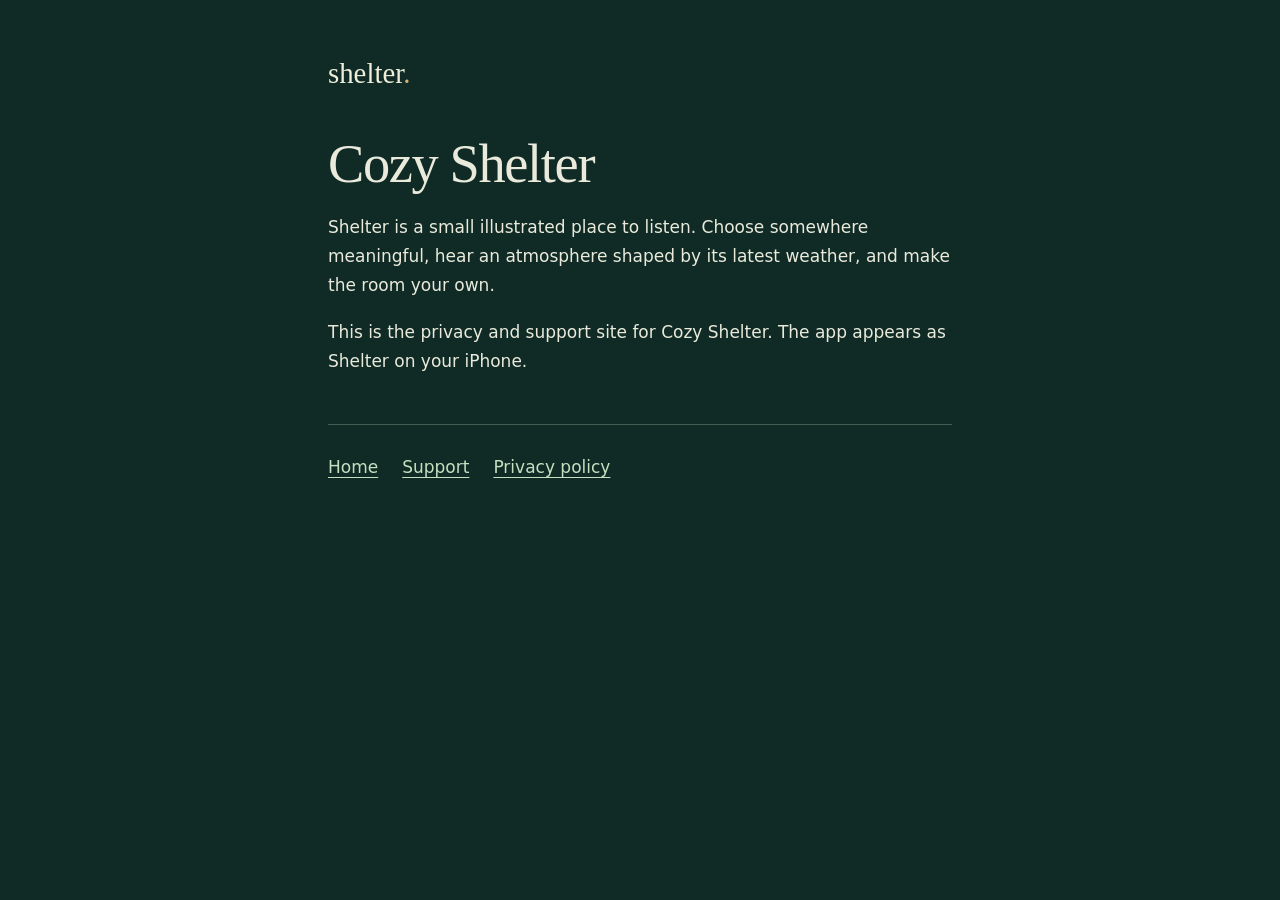
<file: index.html>
<!doctype html>
<html lang="en">
<head>
  <meta charset="utf-8">
  <meta name="viewport" content="width=device-width, initial-scale=1">
  <meta name="description" content="Privacy and support for Cozy Shelter, a small illustrated place to hear the weather.">
  <title>Cozy Shelter — Privacy and support</title>
  <link rel="stylesheet" href="style.css">
</head>
<body>
<main>
  <a class="wordmark" href="index.html" aria-label="Cozy Shelter home">shelter<span>.</span></a>
  <h1>Cozy Shelter</h1>
<p>Shelter is a small illustrated place to listen. Choose somewhere meaningful, hear an atmosphere shaped by its latest weather, and make the room your own.</p>
<p>This is the privacy and support site for Cozy Shelter. The app appears as Shelter on your iPhone.</p>
  <nav aria-label="Information"><a href="index.html">Home</a><a href="support.html">Support</a><a href="privacy.html">Privacy policy</a></nav>
</main>
</body>
</html>
</file>
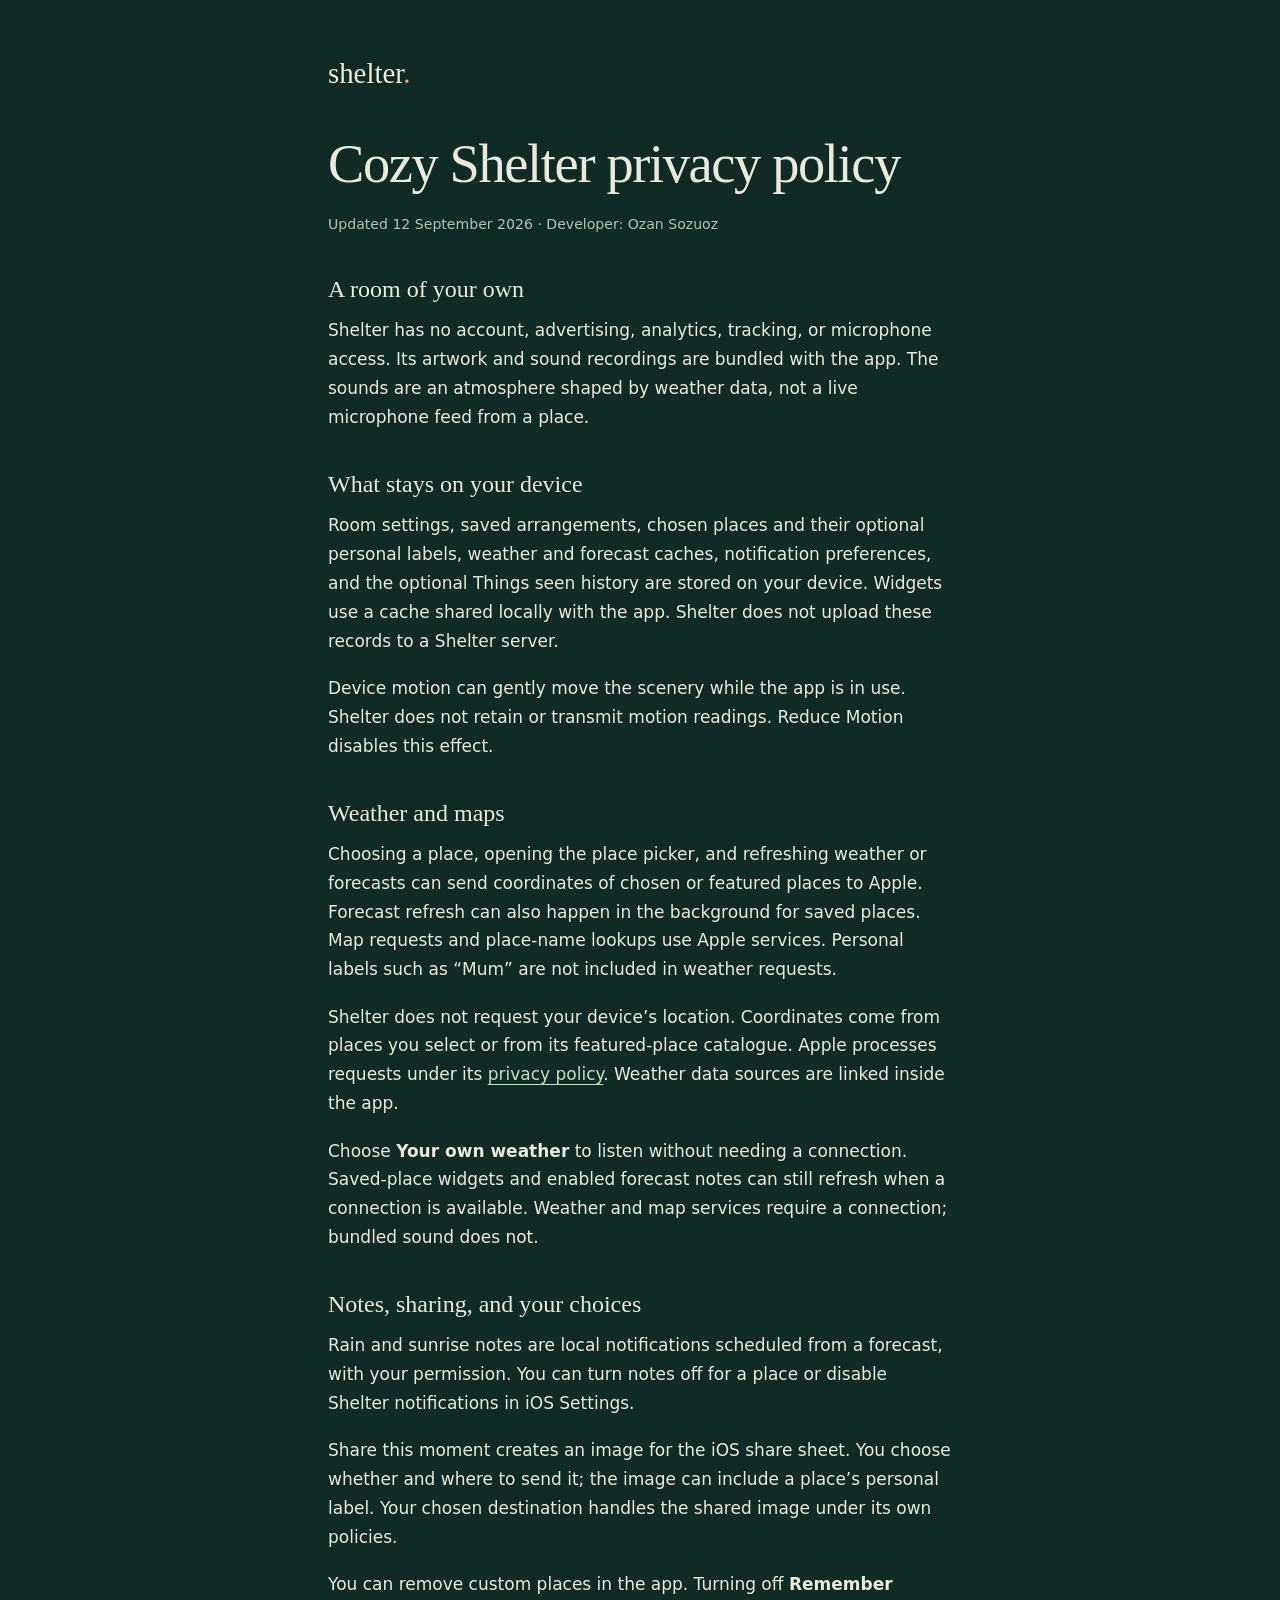
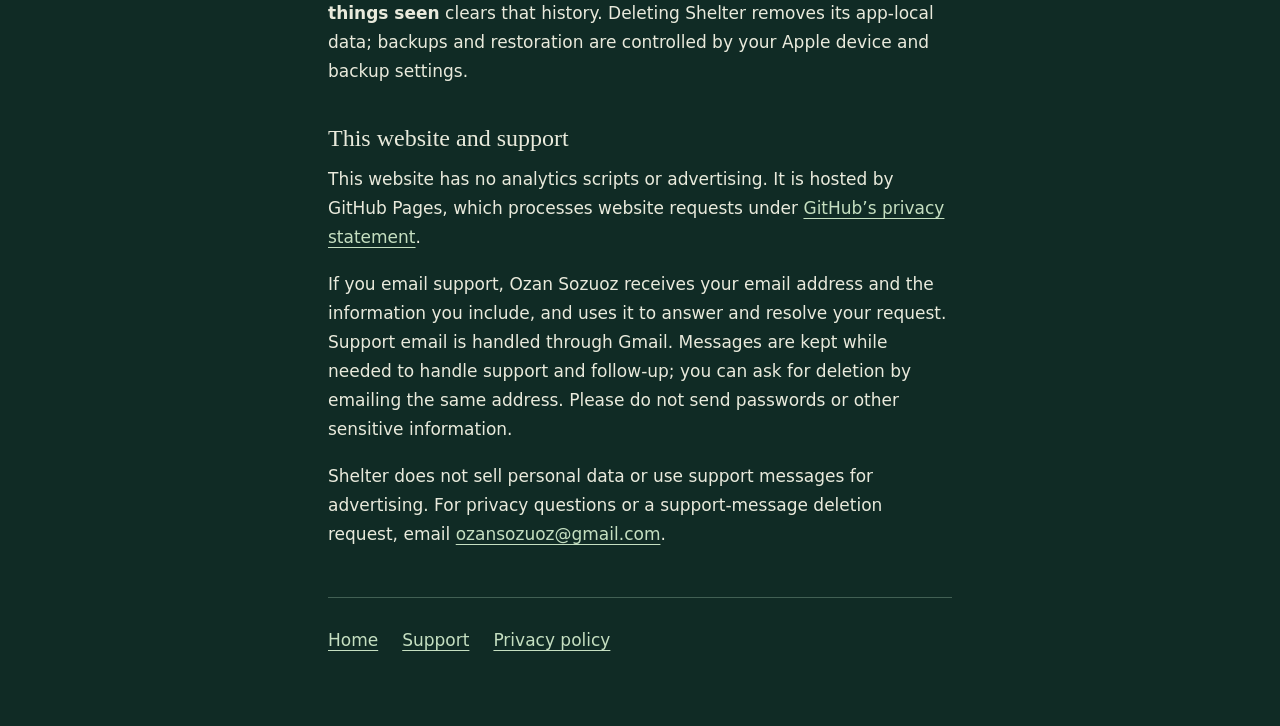
<file: privacy.html>
<!doctype html>
<html lang="en">
<head>
  <meta charset="utf-8">
  <meta name="viewport" content="width=device-width, initial-scale=1">
  <meta name="description" content="Privacy policy for Cozy Shelter, a small illustrated place to hear the weather.">
  <title>Cozy Shelter — Privacy policy</title>
  <link rel="stylesheet" href="style.css">
</head>
<body>
<main>
  <a class="wordmark" href="index.html" aria-label="Cozy Shelter home">shelter<span>.</span></a>
  <h1>Cozy Shelter privacy policy</h1>
<p class="quiet">Updated 12 September 2026 · Developer: Ozan Sozuoz</p>
<h2>A room of your own</h2>
<p>Shelter has no account, advertising, analytics, tracking, or microphone access. Its artwork and sound recordings are bundled with the app. The sounds are an atmosphere shaped by weather data, not a live microphone feed from a place.</p>
<h2>What stays on your device</h2>
<p>Room settings, saved arrangements, chosen places and their optional personal labels, weather and forecast caches, notification preferences, and the optional Things seen history are stored on your device. Widgets use a cache shared locally with the app. Shelter does not upload these records to a Shelter server.</p>
<p>Device motion can gently move the scenery while the app is in use. Shelter does not retain or transmit motion readings. Reduce Motion disables this effect.</p>
<h2>Weather and maps</h2>
<p>Choosing a place, opening the place picker, and refreshing weather or forecasts can send coordinates of chosen or featured places to Apple. Forecast refresh can also happen in the background for saved places. Map requests and place-name lookups use Apple services. Personal labels such as “Mum” are not included in weather requests.</p>
<p>Shelter does not request your device’s location. Coordinates come from places you select or from its featured-place catalogue. Apple processes requests under its <a href="https://www.apple.com/legal/privacy/">privacy policy</a>. Weather data sources are linked inside the app.</p>
<p>Choose <strong>Your own weather</strong> to listen without needing a connection. Saved-place widgets and enabled forecast notes can still refresh when a connection is available. Weather and map services require a connection; bundled sound does not.</p>
<h2>Notes, sharing, and your choices</h2>
<p>Rain and sunrise notes are local notifications scheduled from a forecast, with your permission. You can turn notes off for a place or disable Shelter notifications in iOS Settings.</p>
<p>Share this moment creates an image for the iOS share sheet. You choose whether and where to send it; the image can include a place’s personal label. Your chosen destination handles the shared image under its own policies.</p>
<p>You can remove custom places in the app. Turning off <strong>Remember things seen</strong> clears that history. Deleting Shelter removes its app-local data; backups and restoration are controlled by your Apple device and backup settings.</p>
<h2>This website and support</h2>
<p>This website has no analytics scripts or advertising. It is hosted by GitHub Pages, which processes website requests under <a href="https://docs.github.com/en/site-policy/privacy-policies/github-general-privacy-statement">GitHub’s privacy statement</a>.</p>
<p>If you email support, Ozan Sozuoz receives your email address and the information you include, and uses it to answer and resolve your request. Support email is handled through Gmail. Messages are kept while needed to handle support and follow-up; you can ask for deletion by emailing the same address. Please do not send passwords or other sensitive information.</p>
<p>Shelter does not sell personal data or use support messages for advertising. For privacy questions or a support-message deletion request, email <a href="mailto:ozansozuoz@gmail.com">ozansozuoz@gmail.com</a>.</p>
  <nav aria-label="Information"><a href="index.html">Home</a><a href="support.html">Support</a><a href="privacy.html">Privacy policy</a></nav>
</main>
</body>
</html>
</file>
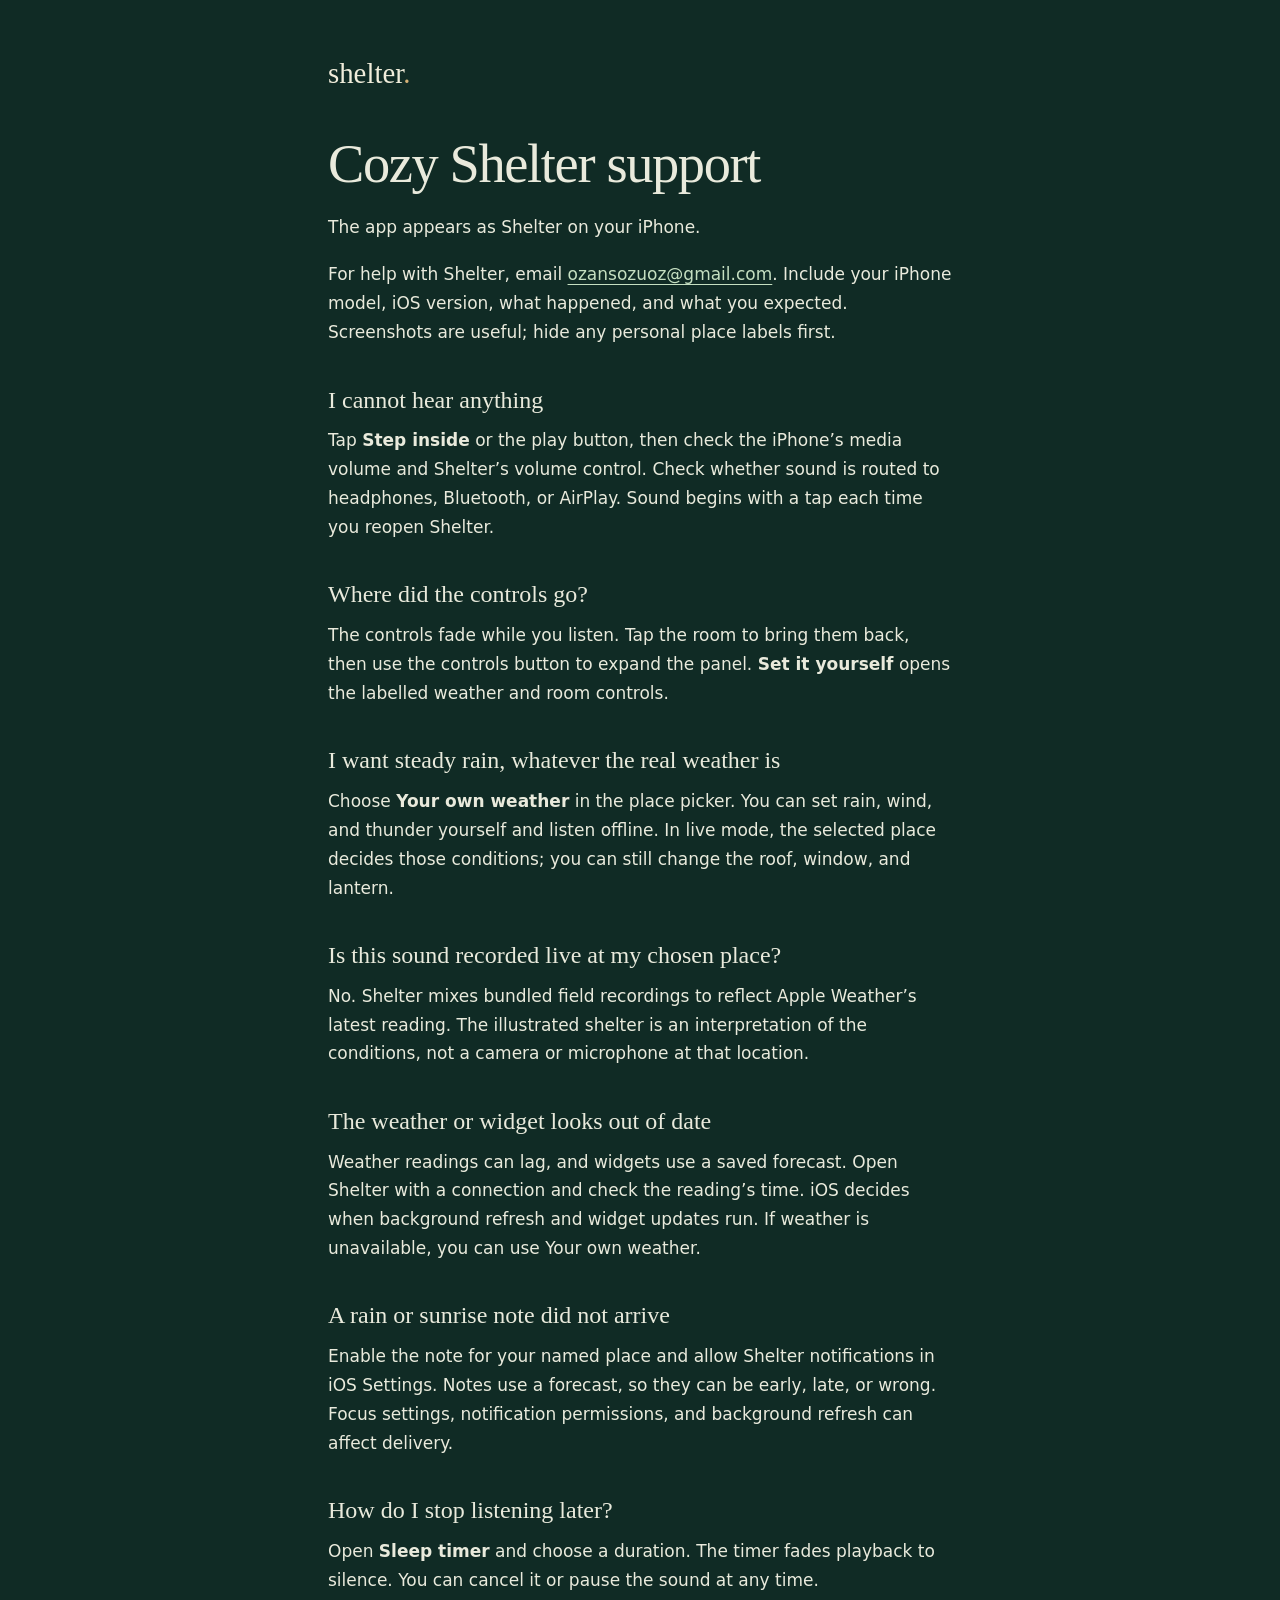
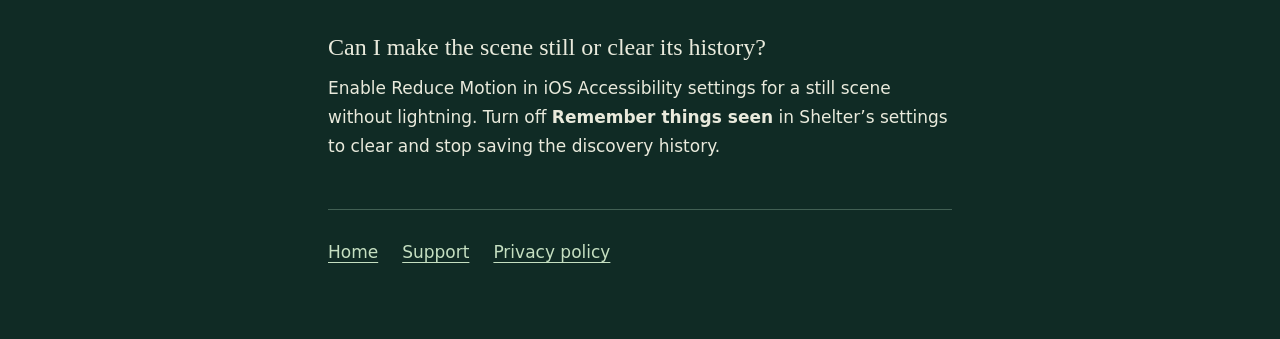
<file: support.html>
<!doctype html>
<html lang="en">
<head>
  <meta charset="utf-8">
  <meta name="viewport" content="width=device-width, initial-scale=1">
  <meta name="description" content="Support for Cozy Shelter, a small illustrated place to hear the weather.">
  <title>Cozy Shelter — Support</title>
  <link rel="stylesheet" href="style.css">
</head>
<body>
<main>
  <a class="wordmark" href="index.html" aria-label="Cozy Shelter home">shelter<span>.</span></a>
  <h1>Cozy Shelter support</h1>
<p>The app appears as Shelter on your iPhone.</p>
<p>For help with Shelter, email <a href="mailto:ozansozuoz@gmail.com">ozansozuoz@gmail.com</a>. Include your iPhone model, iOS version, what happened, and what you expected. Screenshots are useful; hide any personal place labels first.</p>
<h2>I cannot hear anything</h2>
<p>Tap <strong>Step inside</strong> or the play button, then check the iPhone’s media volume and Shelter’s volume control. Check whether sound is routed to headphones, Bluetooth, or AirPlay. Sound begins with a tap each time you reopen Shelter.</p>
<h2>Where did the controls go?</h2>
<p>The controls fade while you listen. Tap the room to bring them back, then use the controls button to expand the panel. <strong>Set it yourself</strong> opens the labelled weather and room controls.</p>
<h2>I want steady rain, whatever the real weather is</h2>
<p>Choose <strong>Your own weather</strong> in the place picker. You can set rain, wind, and thunder yourself and listen offline. In live mode, the selected place decides those conditions; you can still change the roof, window, and lantern.</p>
<h2>Is this sound recorded live at my chosen place?</h2>
<p>No. Shelter mixes bundled field recordings to reflect Apple Weather’s latest reading. The illustrated shelter is an interpretation of the conditions, not a camera or microphone at that location.</p>
<h2>The weather or widget looks out of date</h2>
<p>Weather readings can lag, and widgets use a saved forecast. Open Shelter with a connection and check the reading’s time. iOS decides when background refresh and widget updates run. If weather is unavailable, you can use Your own weather.</p>
<h2>A rain or sunrise note did not arrive</h2>
<p>Enable the note for your named place and allow Shelter notifications in iOS Settings. Notes use a forecast, so they can be early, late, or wrong. Focus settings, notification permissions, and background refresh can affect delivery.</p>
<h2>How do I stop listening later?</h2>
<p>Open <strong>Sleep timer</strong> and choose a duration. The timer fades playback to silence. You can cancel it or pause the sound at any time.</p>
<h2>Can I make the scene still or clear its history?</h2>
<p>Enable Reduce Motion in iOS Accessibility settings for a still scene without lightning. Turn off <strong>Remember things seen</strong> in Shelter’s settings to clear and stop saving the discovery history.</p>
  <nav aria-label="Information"><a href="index.html">Home</a><a href="support.html">Support</a><a href="privacy.html">Privacy policy</a></nav>
</main>
</body>
</html>
</file>
<file: style.css>
:root { color-scheme: dark; font-family: system-ui, sans-serif; background: #102b25; color: #e9eadc; }
* { box-sizing: border-box; }
body { margin: 0; font-size: 17px; line-height: 1.7; }
main { max-width: 42rem; margin: 0 auto; padding: 3.5rem 1.5rem 4rem; }
a { color: #c5dfc1; text-underline-offset: .22em; overflow-wrap: anywhere; }
a:hover { color: #fff; }
a:focus-visible { outline: 2px solid #d7b276; outline-offset: 5px; }
h1, h2, .wordmark { font-family: Georgia, serif; font-weight: 400; line-height: 1.2; }
h1 { font-size: clamp(2.25rem, 8vw, 3.4rem); margin: 2.5rem 0 1rem; letter-spacing: -.025em; }
h2 { font-size: 1.5rem; margin: 2.4rem 0 .75rem; }
p { margin: 0 0 1.15rem; }
.wordmark { font-size: 1.8rem; color: #f0eddb; text-decoration: none; }
.wordmark span { color: #d7b276; }
.quiet { color: #b2c4b4; font-size: .88rem; }
nav { display: flex; flex-wrap: wrap; gap: 1.5rem; margin-top: 3rem; padding-top: 1.25rem; border-top: 1px solid #426054; }
nav a { padding: .5rem 0; }
</file>
